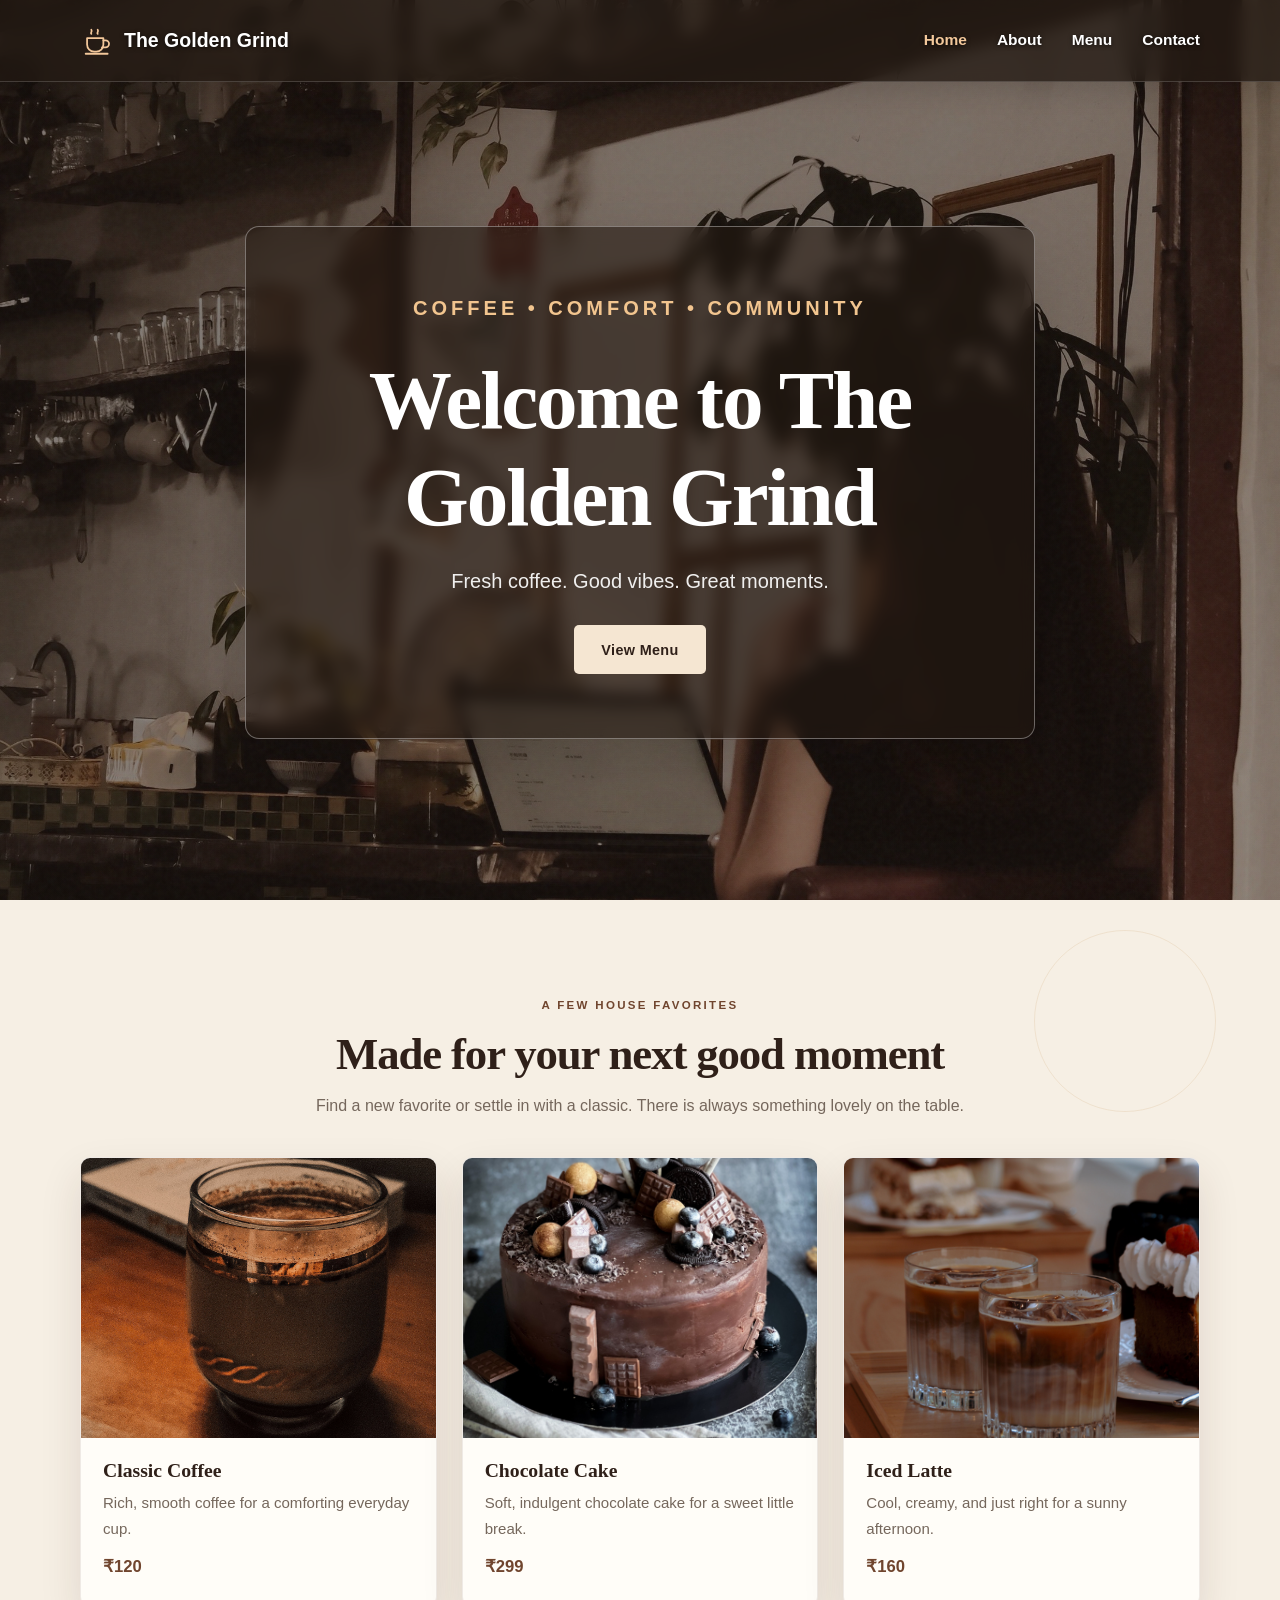
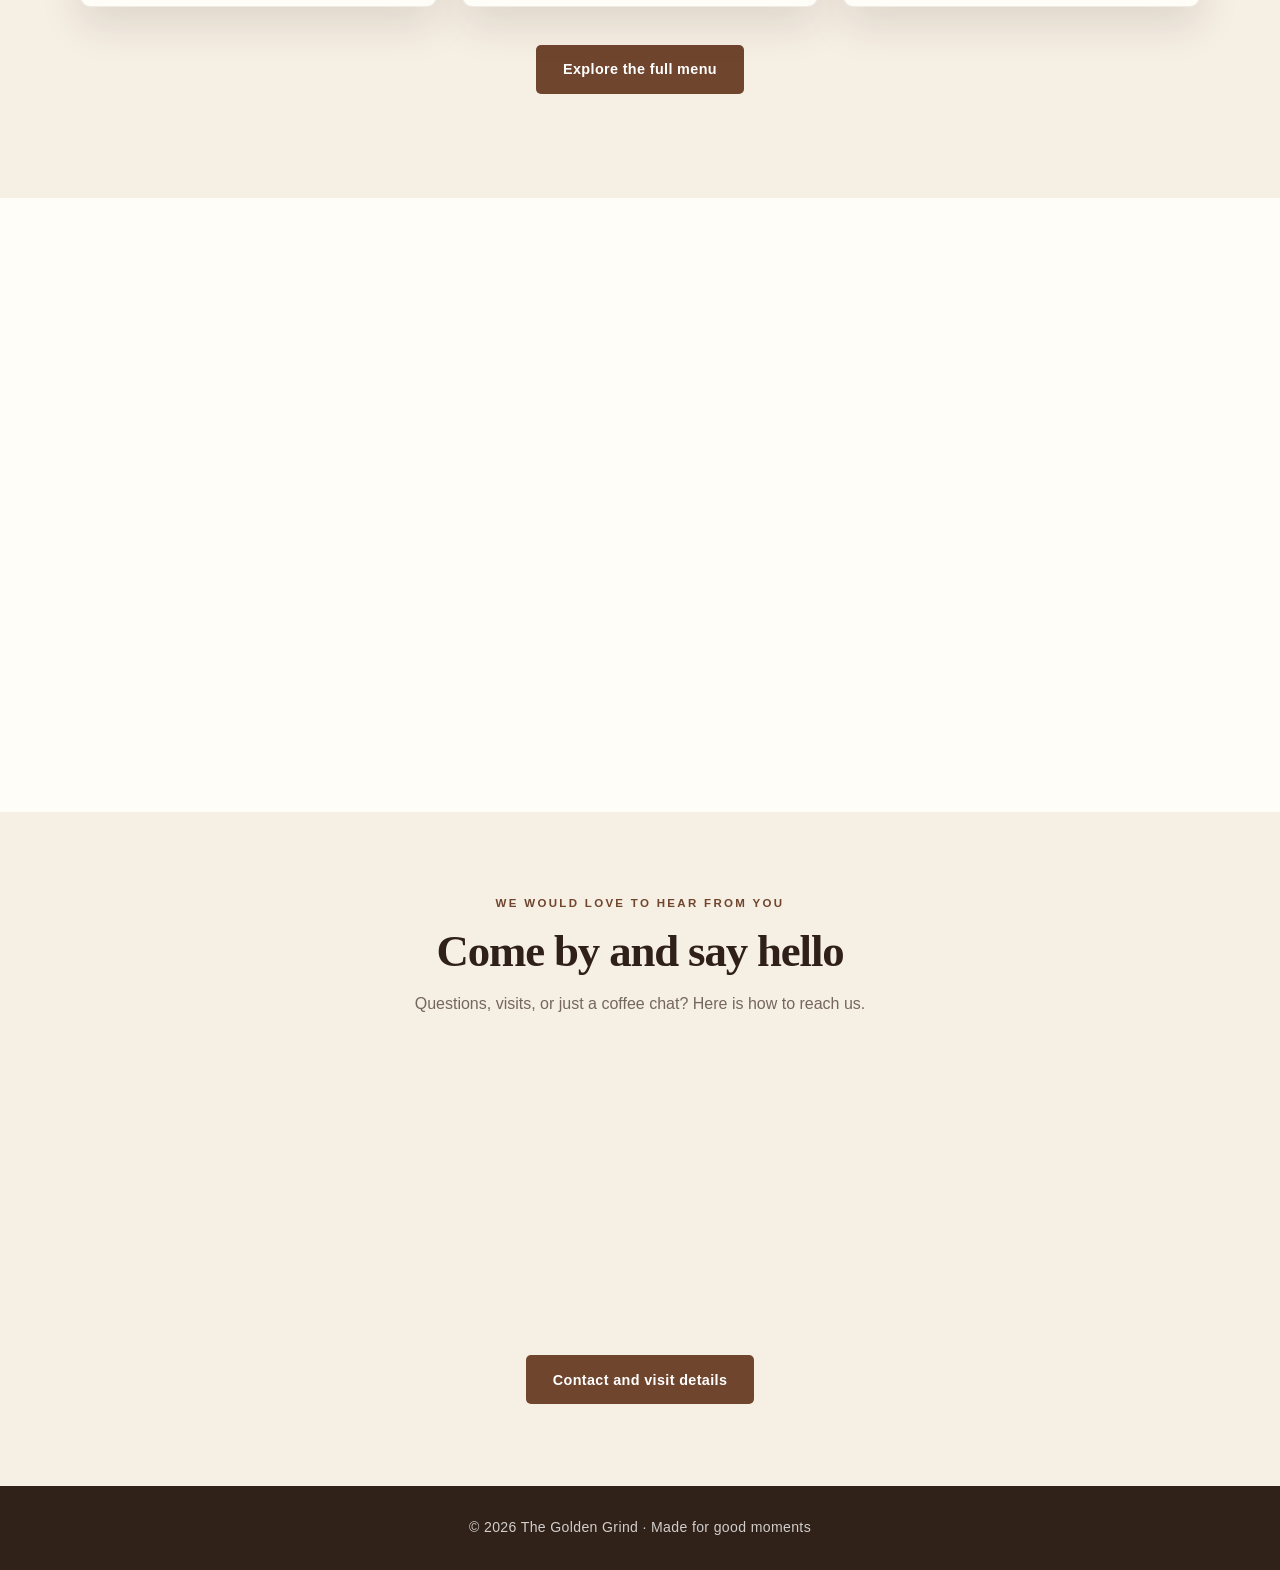
<file: index.html>
<!DOCTYPE html>
<html lang="en">
<head>
    <meta charset="UTF-8">
    <meta name="viewport" content="width=device-width, initial-scale=1.0">
    <meta name="description" content="Welcome to The Golden Grind for coffee, treats, and good moments.">
    <title>The Golden Grind | Cafe</title>
    <link rel="icon" type="image/svg+xml" href="favicon.svg">
    <link rel="stylesheet" href="style.css">
    <link rel="stylesheet" href="sections/navbar.css">
</head>
<body class="home-page">
    <nav class="navbar" aria-label="Main navigation">
        <a class="logo" href="index.html" aria-label="The Golden Grind home">
            <svg class="logo-mark" viewBox="0 0 48 48" aria-hidden="true" focusable="false"><path d="M10 20h23v9a10 10 0 0 1-10 10h-3a10 10 0 0 1-10-10v-9Z"/><path d="M33 23h3a5 5 0 0 1 0 10h-5M16 14c-2-2 2-3 0-6m9 6c-2-2 2-3 0-6"/><path d="M8 42h31"/></svg>
            <span>The Golden Grind</span>
        </a>
        <ul>
            <li><a href="index.html" aria-current="page">Home</a></li>
            <li><a href="about.html">About</a></li>
            <li><a href="menu.html">Menu</a></li>
            <li><a href="contact.html">Contact</a></li>
        </ul>
    </nav>

    <main>
        <section class="hero" id="home">
            <div class="hero-content">
                <p class="eyebrow">Coffee • Comfort • Community</p>
                <h1>Welcome to The Golden Grind</h1>
                <p>Fresh coffee. Good vibes. Great moments.</p>
                <button class="button button-light" id="view-menu" type="button">View Menu</button>
            </div>
        </section>

        <section class="favorites" id="favorites">
            <div class="section-shell">
                <p class="eyebrow">A few house favorites</p>
                <h2 class="section-heading">Made for your next good moment</h2>
                <p class="section-intro">Find a new favorite or settle in with a classic. There is always something lovely on the table.</p>
                <div class="menu-container">
                    <article class="menu-card">
                        <img src="photos/classic coffee.jpg" alt="A freshly prepared classic coffee" loading="lazy">
                        <div class="menu-card-copy"><h3>Classic Coffee</h3><p>Rich, smooth coffee for a comforting everyday cup.</p><span class="price">₹120</span></div>
                    </article>
                    <article class="menu-card">
                        <img src="photos/cake.jpg" alt="A whole chocolate cake" loading="lazy">
                        <div class="menu-card-copy"><h3>Chocolate Cake</h3><p>Soft, indulgent chocolate cake for a sweet little break.</p><span class="price">₹299</span></div>
                    </article>
                    <article class="menu-card">
                        <img src="photos/iced latte.jpg" alt="A cool iced latte" loading="lazy">
                        <div class="menu-card-copy"><h3>Iced Latte</h3><p>Cool, creamy, and just right for a sunny afternoon.</p><span class="price">₹160</span></div>
                    </article>
                </div>
                <div class="section-action"><a class="button" href="menu.html#full-menu">Explore the full menu</a></div>
            </div>
        </section>

        <section class="content-section home-about" id="about">
            <div class="section-shell about-layout">
                <div class="about-copy">
                    <p class="eyebrow">A little about us</p>
                    <h2 class="section-heading">A warm welcome, every time</h2>
                    <p>The Golden Grind is built around a simple idea: make it easy to pause, enjoy something delicious, and feel at home. Whether you are meeting a friend or taking a moment for yourself, there is room at our table.</p>
                    <p>We love the little rituals: the aroma of coffee, a fresh bake shared over conversation, and a familiar place to return to.</p>
                    <a class="button" href="about.html">More about us</a>
                </div>
                <img class="about-image" src="photos/cafe3.jpg.jpg" alt="The welcoming interior of a cafe" loading="lazy">
            </div>
        </section>

        <section class="content-section home-contact" id="contact">
            <div class="section-shell">
                <p class="eyebrow">We would love to hear from you</p>
                <h2 class="section-heading">Come by and say hello</h2>
                <p class="section-intro">Questions, visits, or just a coffee chat? Here is how to reach us.</p>
                <div class="contact-grid">
                    <article class="contact-card"><h2>Address</h2><p>Cafe address coming soon.</p></article>
                    <article class="contact-card"><h2>Phone</h2><p>Contact details coming soon.</p></article>
                    <article class="contact-card"><h2>Email</h2><p><a href="mailto:sahanan2468@gmail.com">sahanan2468@gmail.com</a></p></article>
                    <article class="contact-card"><h2>Opening hours</h2><p>Opening hours coming soon.</p></article>
                </div>
                <div class="section-action"><a class="button" href="contact.html">Contact and visit details</a></div>
            </div>
        </section>
    </main>
    <footer class="site-footer"><p>© <span data-year></span> The Golden Grind · Made for good moments</p></footer>
    <script src="scrip.js"></script>
</body>
</html>
</file>
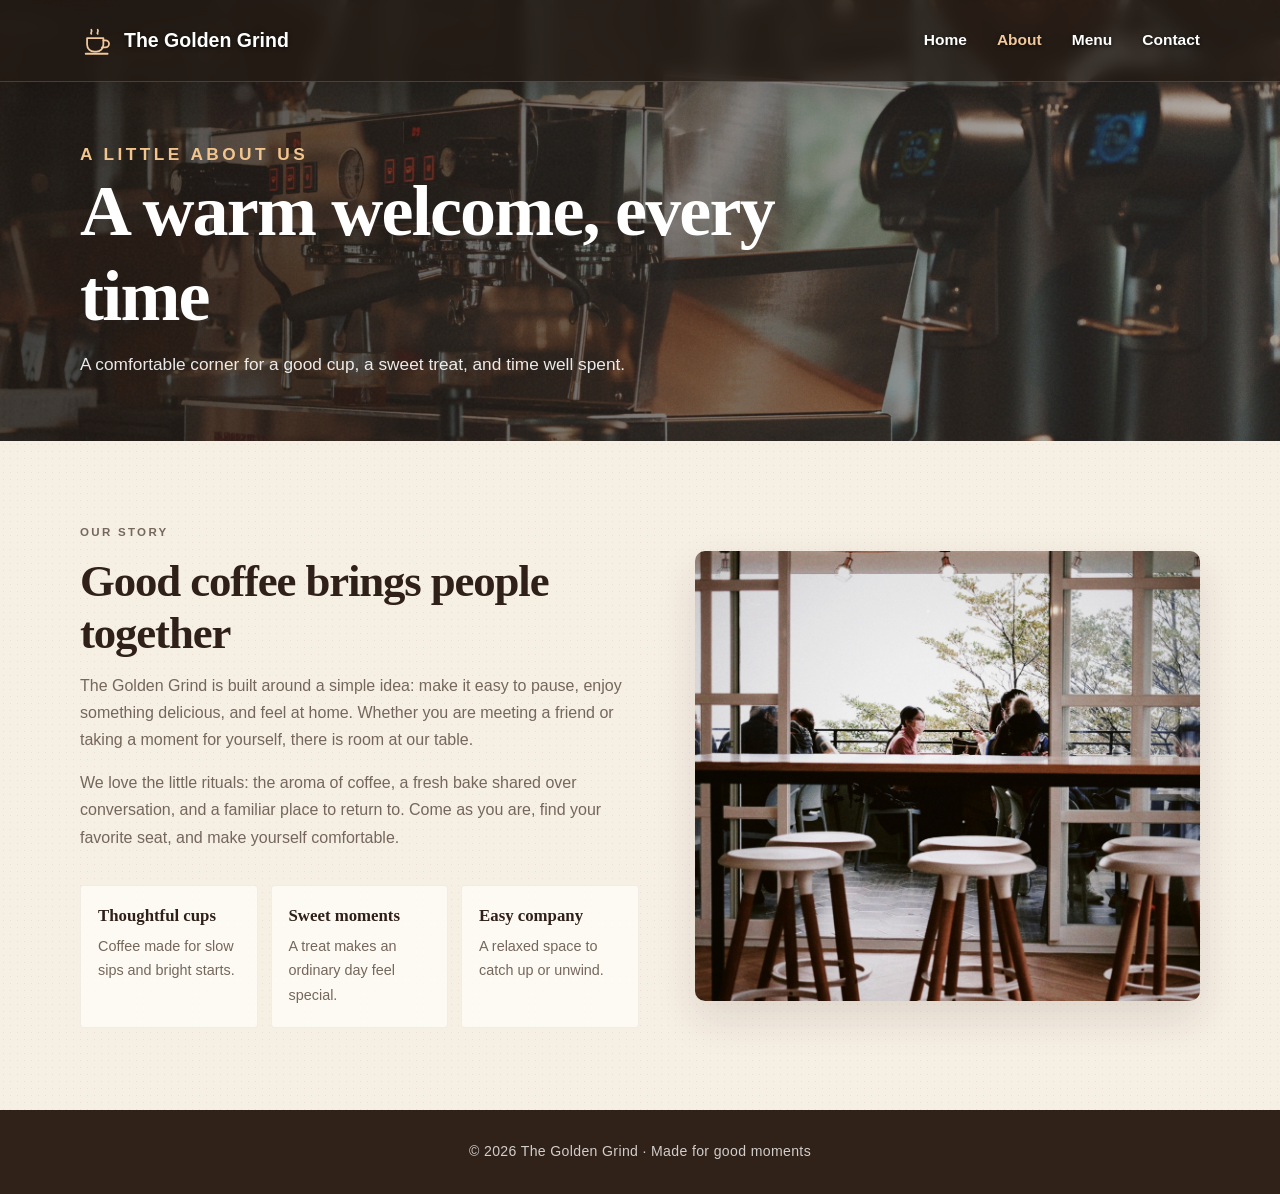
<file: about.html>
<!DOCTYPE html>
<html lang="en">
<head>
    <meta charset="UTF-8">
    <meta name="viewport" content="width=device-width, initial-scale=1.0">
    <meta name="description" content="Meet The Golden Grind and discover the cafe atmosphere we love to share.">
    <title>About Us | The Golden Grind</title>
    <link rel="icon" type="image/svg+xml" href="favicon.svg">
    <link rel="stylesheet" href="style.css">
    <link rel="stylesheet" href="sections/navbar.css">
</head>
<body>
    <nav class="navbar" aria-label="Main navigation">
        <a class="logo" href="index.html" aria-label="The Golden Grind home">
            <svg class="logo-mark" viewBox="0 0 48 48" aria-hidden="true" focusable="false"><path d="M10 20h23v9a10 10 0 0 1-10 10h-3a10 10 0 0 1-10-10v-9Z"/><path d="M33 23h3a5 5 0 0 1 0 10h-5M16 14c-2-2 2-3 0-6m9 6c-2-2 2-3 0-6"/><path d="M8 42h31"/></svg>
            <span>The Golden Grind</span>
        </a>
        <ul><li><a href="index.html">Home</a></li><li><a href="about.html" aria-current="page">About</a></li><li><a href="menu.html">Menu</a></li><li><a href="contact.html">Contact</a></li></ul>
    </nav>
    <main>
        <header class="page-banner"><div class="section-shell"><p class="eyebrow">A little about us</p><h1>A warm welcome, every time</h1><p>A comfortable corner for a good cup, a sweet treat, and time well spent.</p></div></header>
        <section class="content-section"><div class="section-shell about-layout">
            <div class="about-copy">
                <p class="eyebrow">Our story</p><h2 class="section-heading">Good coffee brings people together</h2>
                <p>The Golden Grind is built around a simple idea: make it easy to pause, enjoy something delicious, and feel at home. Whether you are meeting a friend or taking a moment for yourself, there is room at our table.</p>
                <p>We love the little rituals: the aroma of coffee, a fresh bake shared over conversation, and a familiar place to return to. Come as you are, find your favorite seat, and make yourself comfortable.</p>
                <div class="values-row">
                    <article class="value-card"><h3>Thoughtful cups</h3><p>Coffee made for slow sips and bright starts.</p></article>
                    <article class="value-card"><h3>Sweet moments</h3><p>A treat makes an ordinary day feel special.</p></article>
                    <article class="value-card"><h3>Easy company</h3><p>A relaxed space to catch up or unwind.</p></article>
                </div>
            </div>
            <img class="about-image" src="photos/cafe3.jpg.jpg" alt="The welcoming interior of a cafe" loading="lazy">
        </div></section>
    </main>
    <footer class="site-footer"><p>© <span data-year></span> The Golden Grind · Made for good moments</p></footer>
    <script src="scrip.js"></script>
</body>
</html>
</file>
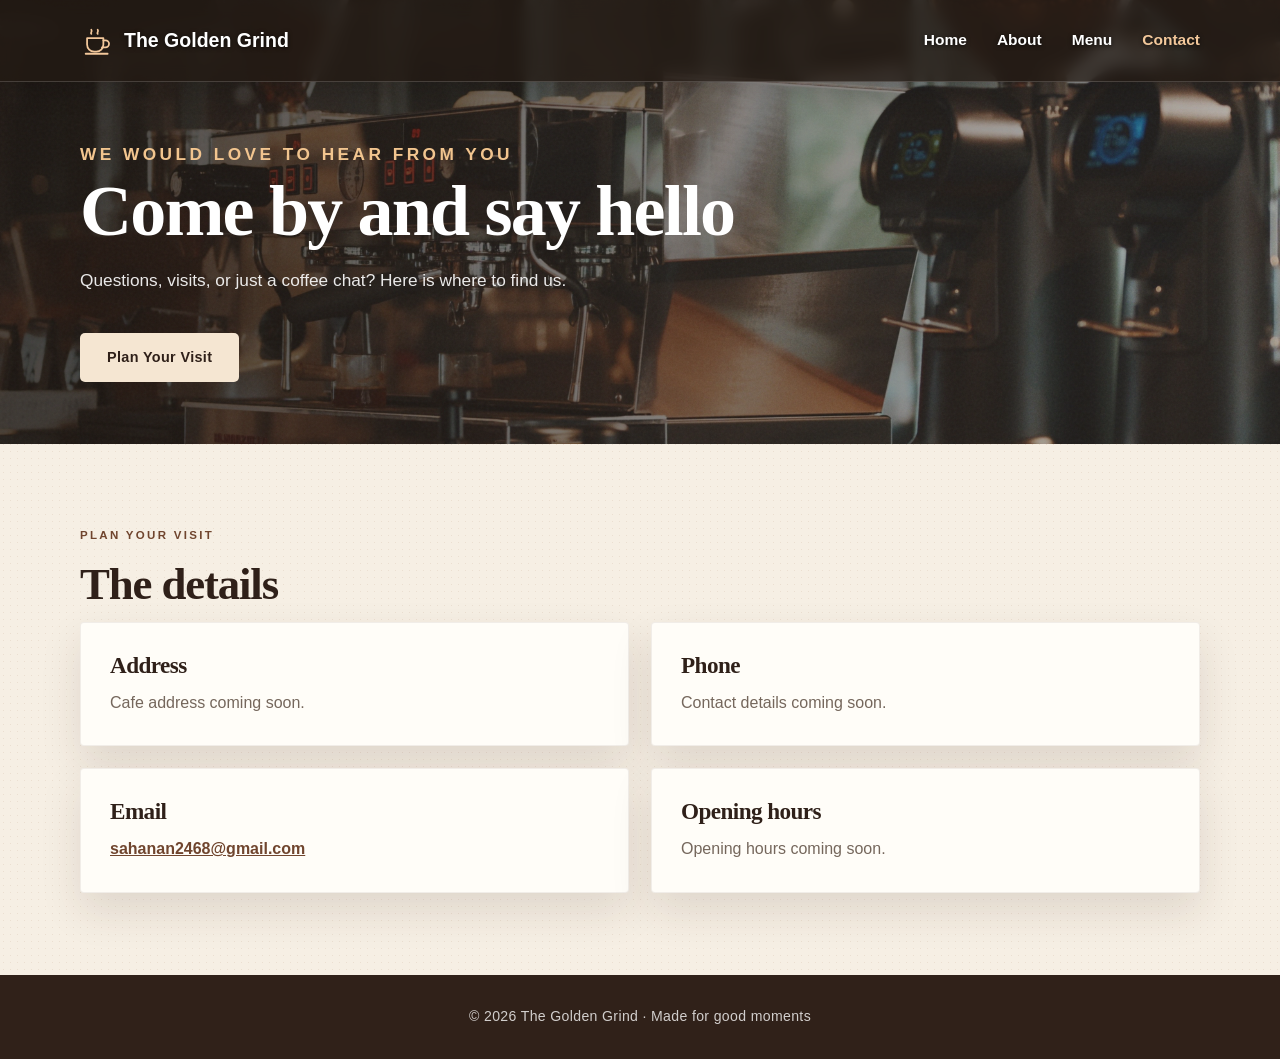
<file: contact.html>
<!DOCTYPE html>
<html lang="en">
<head>
    <meta charset="UTF-8">
    <meta name="viewport" content="width=device-width, initial-scale=1.0">
    <meta name="description" content="Contact The Golden Grind and find our opening hours.">
    <title>Contact | The Golden Grind</title>
    <link rel="icon" type="image/svg+xml" href="favicon.svg">
    <link rel="stylesheet" href="style.css">
    <link rel="stylesheet" href="sections/navbar.css">
</head>
<body>
    <nav class="navbar" aria-label="Main navigation">
        <a class="logo" href="index.html" aria-label="The Golden Grind home">
            <svg class="logo-mark" viewBox="0 0 48 48" aria-hidden="true" focusable="false"><path d="M10 20h23v9a10 10 0 0 1-10 10h-3a10 10 0 0 1-10-10v-9Z"/><path d="M33 23h3a5 5 0 0 1 0 10h-5M16 14c-2-2 2-3 0-6m9 6c-2-2 2-3 0-6"/><path d="M8 42h31"/></svg>
            <span>The Golden Grind</span>
        </a>
        <ul><li><a href="index.html">Home</a></li><li><a href="about.html">About</a></li><li><a href="menu.html">Menu</a></li><li><a href="contact.html" aria-current="page">Contact</a></li></ul>
    </nav>
    <main>
        <header class="page-banner"><div class="section-shell"><p class="eyebrow">We would love to hear from you</p><h1>Come by and say hello</h1><p>Questions, visits, or just a coffee chat? Here is where to find us.</p><div class="section-action"><a class="button button-light" href="#contact-details">Plan Your Visit</a></div></div></header>
        <section class="content-section" id="contact-details"><div class="section-shell">
            <p class="eyebrow">Plan your visit</p><h2 class="section-heading">The details</h2>
            <div class="contact-grid">
                <article class="contact-card"><h2>Address</h2><p>Cafe address coming soon.</p></article>
                <article class="contact-card"><h2>Phone</h2><p>Contact details coming soon.</p></article>
                <article class="contact-card"><h2>Email</h2><p><a href="mailto:sahanan2468@gmail.com">sahanan2468@gmail.com</a></p></article>
                <article class="contact-card"><h2>Opening hours</h2><p>Opening hours coming soon.</p></article>
            </div>
        </div></section>
    </main>
    <footer class="site-footer"><p>© <span data-year></span> The Golden Grind · Made for good moments</p></footer>
    <script src="scrip.js"></script>
</body>
</html>
</file>
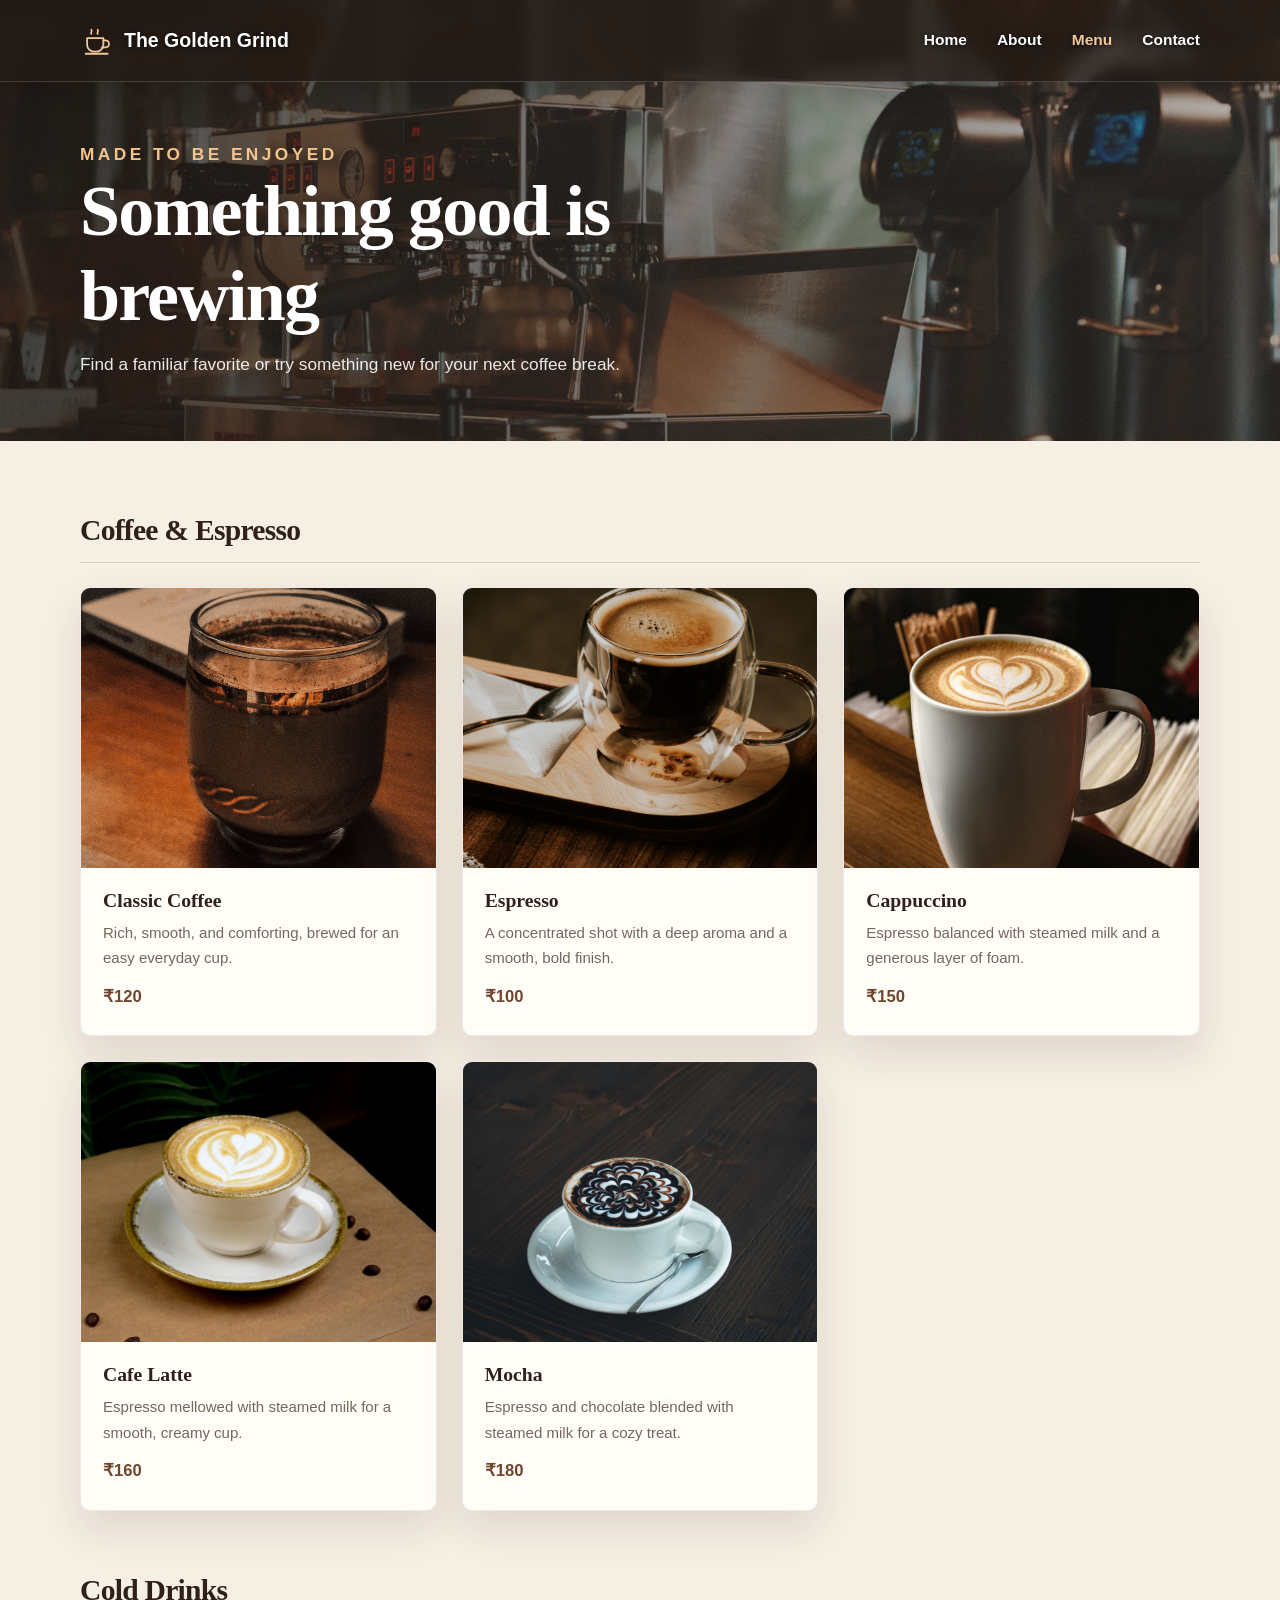
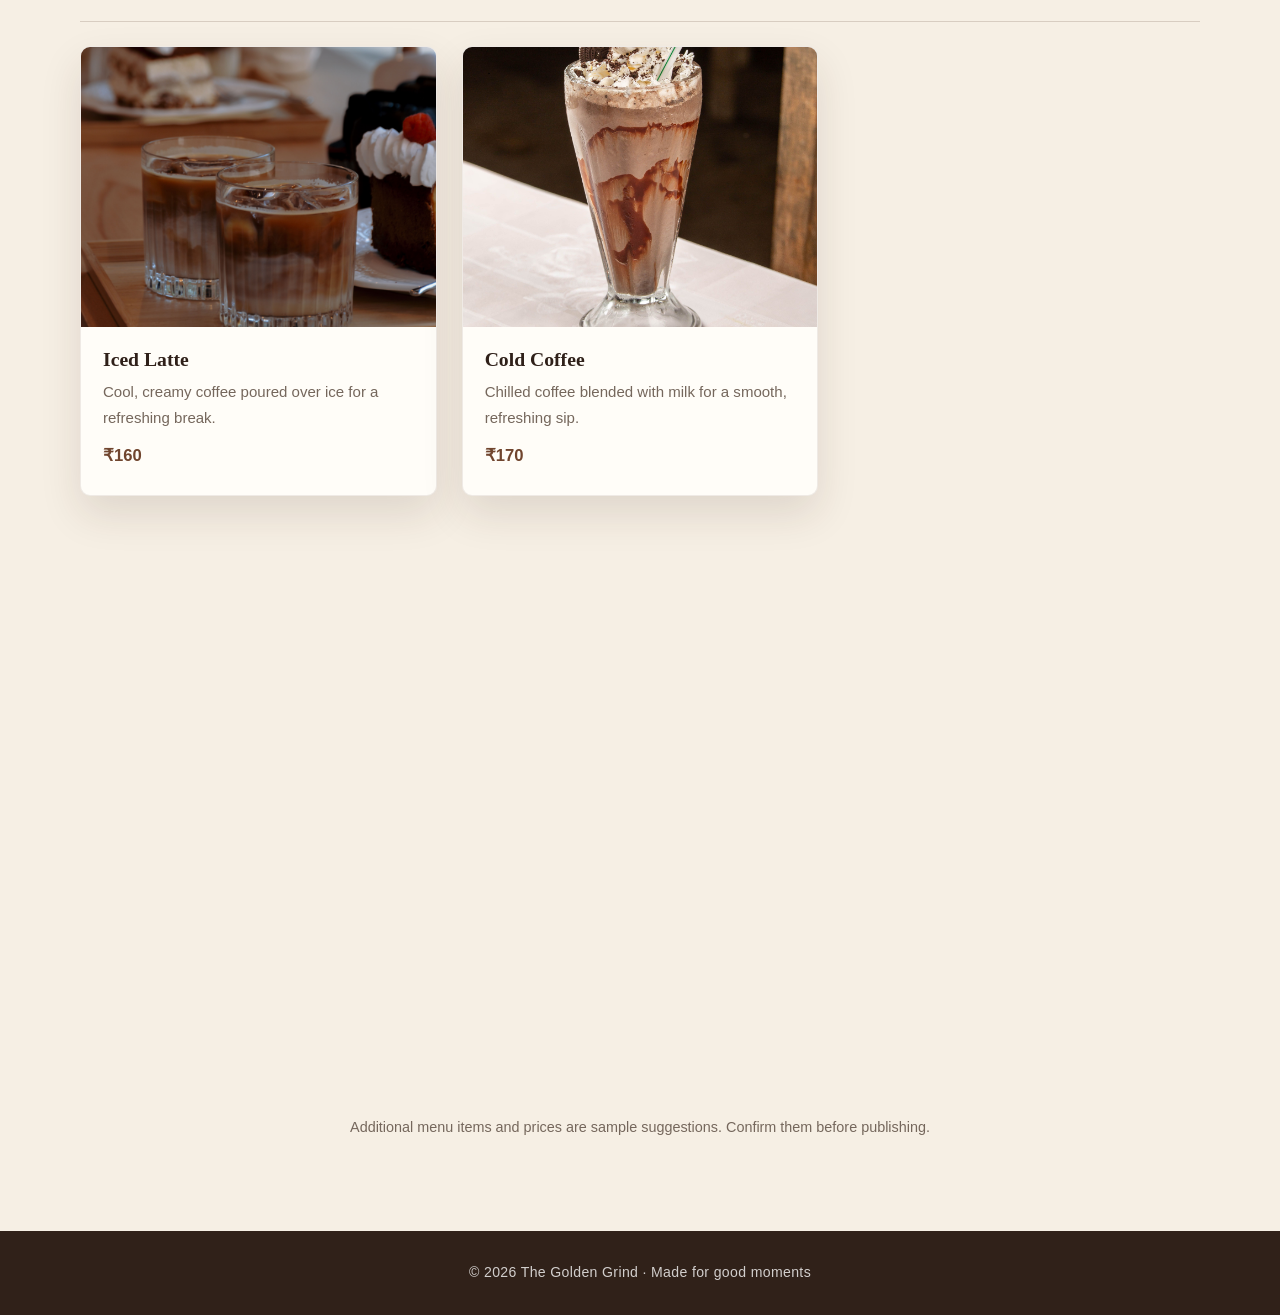
<file: menu.html>
<!DOCTYPE html>
<html lang="en">
<head>
    <meta charset="UTF-8">
    <meta name="viewport" content="width=device-width, initial-scale=1.0">
    <meta name="description" content="Browse coffee, cold drinks, and cafe treats at The Golden Grind.">
    <title>Menu | The Golden Grind</title>
    <link rel="icon" type="image/svg+xml" href="favicon.svg">
    <link rel="stylesheet" href="style.css">
    <link rel="stylesheet" href="sections/navbar.css">
</head>
<body>
    <nav class="navbar" aria-label="Main navigation">
        <a class="logo" href="index.html" aria-label="The Golden Grind home">
            <svg class="logo-mark" viewBox="0 0 48 48" aria-hidden="true" focusable="false"><path d="M10 20h23v9a10 10 0 0 1-10 10h-3a10 10 0 0 1-10-10v-9Z"/><path d="M33 23h3a5 5 0 0 1 0 10h-5M16 14c-2-2 2-3 0-6m9 6c-2-2 2-3 0-6"/><path d="M8 42h31"/></svg>
            <span>The Golden Grind</span>
        </a>
        <ul><li><a href="index.html">Home</a></li><li><a href="about.html">About</a></li><li><a href="menu.html" aria-current="page">Menu</a></li><li><a href="contact.html">Contact</a></li></ul>
    </nav>
    <main>
        <header class="page-banner"><div class="section-shell"><p class="eyebrow">Made to be enjoyed</p><h1>Something good is brewing</h1><p>Find a familiar favorite or try something new for your next coffee break.</p></div></header>
        <section class="menu-page" id="full-menu"><div class="section-shell">
            <section class="menu-category" aria-labelledby="coffee-heading"><h2 class="category-title" id="coffee-heading">Coffee &amp; Espresso</h2><div class="menu-grid">
                <article class="menu-card"><img src="photos/classic coffee.jpg" alt="Classic hot coffee" loading="lazy"><div class="menu-card-copy"><h3>Classic Coffee</h3><p>Rich, smooth, and comforting, brewed for an easy everyday cup.</p><span class="price">&#8377;120</span></div></article>
                <article class="menu-card"><img src="photos/Expresso.jpg" alt="A freshly pulled espresso" loading="lazy"><div class="menu-card-copy"><h3>Espresso</h3><p>A concentrated shot with a deep aroma and a smooth, bold finish.</p><span class="price">&#8377;100</span></div></article>
                <article class="menu-card"><img src="photos/cappacinno.jpg" alt="A warm cappuccino" loading="lazy"><div class="menu-card-copy"><h3>Cappuccino</h3><p>Espresso balanced with steamed milk and a generous layer of foam.</p><span class="price">&#8377;150</span></div></article>
                <article class="menu-card"><img src="photos/cafe latte.jpg" alt="A creamy cafe latte" loading="lazy"><div class="menu-card-copy"><h3>Cafe Latte</h3><p>Espresso mellowed with steamed milk for a smooth, creamy cup.</p><span class="price">&#8377;160</span></div></article>
                <article class="menu-card"><img src="photos/mocha.jpg" alt="A rich chocolate mocha" loading="lazy"><div class="menu-card-copy"><h3>Mocha</h3><p>Espresso and chocolate blended with steamed milk for a cozy treat.</p><span class="price">&#8377;180</span></div></article>
            </div></section>
            <section class="menu-category" aria-labelledby="cold-heading"><h2 class="category-title" id="cold-heading">Cold Drinks</h2><div class="menu-grid">
                <article class="menu-card"><img src="photos/iced latte.jpg" alt="Iced latte served cold" loading="lazy"><div class="menu-card-copy"><h3>Iced Latte</h3><p>Cool, creamy coffee poured over ice for a refreshing break.</p><span class="price">&#8377;160</span></div></article>
                <article class="menu-card"><img src="photos/cold coffee.jpg" alt="Chilled cold coffee" loading="lazy"><div class="menu-card-copy"><h3>Cold Coffee</h3><p>Chilled coffee blended with milk for a smooth, refreshing sip.</p><span class="price">&#8377;170</span></div></article>
            </div></section>
            <section class="menu-category" aria-labelledby="bakes-heading"><h2 class="category-title" id="bakes-heading">Bakes &amp; Treats</h2><div class="menu-grid">
                <article class="menu-card"><img src="photos/cake.jpg" alt="Chocolate cake with a rich finish" loading="lazy"><div class="menu-card-copy"><h3>Chocolate Cake</h3><p>Soft, chocolatey cake made for a well-earned treat.</p><span class="price">&#8377;299</span></div></article>
                <article class="menu-card"><img src="photos/chocalate slice.jpg" alt="A slice of chocolate cake" loading="lazy"><div class="menu-card-copy"><h3>Chocolate Cake Slice</h3><p>A sweet slice to enjoy alongside your favorite coffee.</p><span class="price">&#8377;150</span></div></article>
            </div></section>
            <p class="menu-note">Additional menu items and prices are sample suggestions. Confirm them before publishing.</p>
        </div></section>
    </main>
    <footer class="site-footer"><p>© <span data-year></span> The Golden Grind · Made for good moments</p></footer>
    <script src="scrip.js"></script>
</body>
</html>
</file>
<file: style.css>
:root {
    --cream: #f6efe4;
    --paper: #fffdf8;
    --coffee: #2f2019;
    --brown: #70452e;
    --muted: #75675c;
    --gold: #c28a4d;
    --shadow: 0 18px 42px rgba(54, 35, 21, 0.12);
    --display: 'Iowan Old Style', 'Palatino Linotype', 'Book Antiqua', Georgia, serif;
    --body: Aptos, 'Segoe UI', sans-serif;
}

* { box-sizing: border-box; }
html { scroll-behavior: smooth; }
body {
    margin: 0;
    color: var(--coffee);
    background-color: var(--cream);
    background-image: radial-gradient(rgba(139, 76, 45, .10) .75px, transparent .75px);
    background-size: 7px 7px;
    font-family: var(--body);
    line-height: 1.7;
    -webkit-font-smoothing: antialiased;
}
.home-page { background: linear-gradient(rgba(35, 24, 17, .46), rgba(35, 24, 17, .46)), url("./photos/cafe2.jpg.jpg") center / cover fixed no-repeat; }
img { max-width: 100%; }
a { color: inherit; }
button, a { -webkit-tap-highlight-color: transparent; }
:focus-visible { outline: 3px solid var(--gold); outline-offset: 4px; }

h1, h2, h3, p { margin-top: 0; }
h1, h2, h3 { line-height: 1.17; }
h1, h2, .category-title { font-family: var(--display); font-weight: 600; letter-spacing: -.025em; }
.section-shell { width: min(1120px, calc(100% - 40px)); margin-inline: auto; }
.eyebrow {
    margin-bottom: 12px;
    color: var(--brown);
    font-size: .72rem;
    font-weight: 700;
    letter-spacing: .2em;
    text-transform: uppercase;
}
.section-heading { margin-bottom: 12px; color: var(--coffee); font-size: clamp(2rem, 4vw, 2.8rem); }
.section-intro { max-width: 650px; margin: 0 auto 38px; color: var(--muted); }

.hero {
    position: relative;
    min-height: max(680px, 100svh);
    display: grid;
    place-items: center;
    overflow: hidden;
    padding: 125px 20px 60px;
    background: linear-gradient(120deg, rgba(24,16,11,.22), rgba(36,24,17,.06));
    color: white;
    text-align: center;
}
.hero::before, .page-banner::before {
    content: "";
    position: absolute;
    inset: 0;
    pointer-events: none;
    opacity: .22;
    background-image: url("data:image/svg+xml,%3Csvg viewBox='0 0 180 180' xmlns='http://www.w3.org/2000/svg'%3E%3Cfilter id='n'%3E%3CfeTurbulence type='fractalNoise' baseFrequency='.85' numOctaves='3' stitchTiles='stitch'/%3E%3C/filter%3E%3Crect width='100%25' height='100%25' filter='url(%23n)' opacity='.2'/%3E%3C/svg%3E");
}
.hero-content {
    position: relative;
    width: min(790px, 100%);
    padding: clamp(30px, 6vw, 64px);
    border: 1px solid rgba(255,255,255,.35);
    border-radius: 14px;
    background: rgba(35, 25, 18, .58);
    -webkit-backdrop-filter: blur(8px);
    backdrop-filter: blur(8px);
    box-shadow: 0 25px 80px rgba(0,0,0,.18);
    animation: rise-in .9s cubic-bezier(.2,.75,.25,1) both;
}
.hero h1 { margin-bottom: 18px; font-size: clamp(2.8rem, 7.5vw, 5.2rem); }
.hero p { margin-bottom: 27px; color: rgba(255,255,255,.92); font-size: clamp(1.05rem, 2.4vw, 1.25rem); }
.hero .eyebrow { color: #f2c58f; }
.button {
    display: inline-flex;
    justify-content: center;
    align-items: center;
    min-height: 49px;
    padding: 12px 26px;
    border: 1px solid transparent;
    border-radius: 5px;
    background: var(--brown);
    color: white;
    font: 600 .9rem var(--body);
    letter-spacing: .025em;
    text-decoration: none;
    cursor: pointer;
    transition: transform .25s ease, background-color .25s ease, box-shadow .25s ease;
}
.button:hover { transform: translateY(-3px); background: var(--coffee); box-shadow: 0 10px 24px rgba(0,0,0,.19); }
.button-light { background: #f5e6d2; color: var(--coffee); }
.button-light:hover { background: white; }

.favorites { position: relative; padding: 96px 0 104px; background: var(--cream); text-align: center; }
.favorites .eyebrow { color: var(--brown); }
.favorites .section-heading { color: var(--coffee); }
.favorites .section-intro { color: var(--muted); }
.favorites::before { content: ""; position: absolute; width: 180px; height: 180px; top: 30px; right: 5%; border: 1px solid rgba(194,138,77,.15); border-radius: 50%; pointer-events: none; }
.menu-container, .menu-grid { display: grid; grid-template-columns: repeat(3, minmax(0, 1fr)); gap: 25px; }
.menu-card {
    overflow: hidden;
    border: 1px solid rgba(78,53,38,.09);
    border-radius: 10px;
    background: var(--paper);
    box-shadow: var(--shadow);
    text-align: left;
    transition: transform .32s cubic-bezier(.2,.75,.25,1), box-shadow .32s ease;
}
.menu-card:hover { transform: translateY(-6px); box-shadow: 0 24px 48px rgba(54,35,21,.17); }
.menu-card img { display: block; width: 100%; height: 280px; object-fit: cover; object-position: center 65%; transition: transform .65s cubic-bezier(.2,.75,.25,1); }
.menu-card img[src*="classic coffee"] { object-position: center 72%; }
.menu-card img[src*="iced latte"] { object-position: center 76%; }
.menu-card img[src*="cake.jpg"] { object-position: center 58%; }
.menu-card img[src*="slice"] { object-position: center 58%; }
.menu-card:hover img { transform: scale(1.045); }
.menu-card-copy { padding: 21px 22px 24px; }
.menu-card h3 { margin-bottom: 8px; font: 600 1.23rem var(--display); }
.menu-card p { min-height: 48px; margin-bottom: 12px; color: var(--muted); font-size: .94rem; }
.price { color: var(--brown); font-size: 1.04rem; font-weight: 700; }
.section-action { margin-top: 38px; }

.page-banner {
    position: relative;
    min-height: 410px;
    display: grid;
    align-items: end;
    overflow: hidden;
    padding: 140px 0 62px;
    background: linear-gradient(90deg, rgba(25,17,12,.78), rgba(25,17,12,.24)), url("./photos/cafe1.jpg.jpg") center 55%/cover no-repeat;
    color: white;
}
.page-banner .section-shell { position: relative; }
.page-banner h1 { max-width: 780px; margin-bottom: 12px; font-size: clamp(2.8rem, 6vw, 4.5rem); }
.page-banner p { max-width: 620px; margin-bottom: 0; color: rgba(255,255,255,.9); font-size: 1.08rem; }
.page-banner .eyebrow { color: #f2c58f; }

.content-section { padding: 82px 0; }
.home-about { background: var(--paper); }
.home-contact { background: var(--cream); text-align: center; }
.home-contact .section-intro { margin-inline: auto; }
.home-contact .section-action { margin-top: 30px; }
.about-layout { display: grid; grid-template-columns: 1.05fr .95fr; align-items: center; gap: 56px; }
.about-copy p { color: var(--muted); }
.about-image { width: 100%; height: 450px; border-radius: 10px; object-fit: cover; box-shadow: var(--shadow); }
.values-row { display: grid; grid-template-columns: repeat(3,1fr); gap: 13px; margin-top: 34px; }
.value-card { padding: 20px 17px; border: 1px solid rgba(112,74,50,.08); border-radius: 4px; background: rgba(255,253,248,.8); }
.value-card h3 { margin-bottom: 8px; font: 600 1.05rem var(--display); }
.value-card p { margin-bottom: 0; font-size: .9rem; }

.menu-page { padding: 72px 0 92px; background: var(--cream); scroll-margin-top: 18px; }
.menu-category + .menu-category { margin-top: 62px; }
.category-title { margin-bottom: 24px; padding-bottom: 14px; border-bottom: 1px solid rgba(78,53,38,.18); font-size: 1.85rem; }
.menu-grid { grid-template-columns: repeat(3, minmax(0,1fr)); }
.menu-grid .menu-card { display: flex; flex-direction: column; }
.menu-grid .menu-card img { height: 280px; min-height: 0; }
.menu-grid .menu-card p { min-height: auto; }
.menu-grid .menu-card .menu-label { margin-bottom: 8px; color: var(--gold); font-size: .7rem; font-weight: 700; letter-spacing: .14em; text-transform: uppercase; }
.menu-note { margin: 34px 0 0; color: var(--muted); font-size: .9rem; text-align: center; }

.contact-grid { display: grid; grid-template-columns: repeat(2,1fr); gap: 22px; }
.contact-card { padding: 29px; border: 1px solid rgba(78,53,38,.08); border-radius: 4px; background: var(--paper); box-shadow: var(--shadow); transition: transform .25s ease; }
.contact-card:hover { transform: translateY(-4px); }
.contact-card h2 { margin-bottom: 10px; font-size: 1.45rem; }
.contact-card p { margin-bottom: 0; color: var(--muted); }
.contact-card a { color: var(--brown); font-weight: 700; }
.contact-note { margin-top: 24px; color: var(--muted); font-size: .92rem; }

.site-footer { padding: 30px 20px; background: #302119; color: rgba(255,255,255,.78); text-align: center; }
.site-footer p { margin: 0; font-size: .88rem; letter-spacing: .025em; }
.site-footer a { color: white; }

.reveal { opacity: 0; transform: translateY(22px); transition: opacity .7s ease, transform .7s cubic-bezier(.2,.75,.25,1); }
.reveal.is-visible { opacity: 1; transform: translateY(0); }
@keyframes rise-in { from { opacity: 0; transform: translateY(22px); } to { opacity: 1; transform: translateY(0); } }

@media (max-width: 760px) {
    .menu-container { grid-template-columns: repeat(2, minmax(0, 1fr)); }
    .about-layout { grid-template-columns: 1fr; gap: 30px; }
    .about-image { height: 360px; }
    .menu-grid { grid-template-columns: repeat(2, minmax(0, 1fr)); }
}
@media (max-width: 520px) {
    .section-shell { width: min(100% - 30px, 1120px); }
    .hero { min-height: 88svh; padding-inline: 15px; }
    .hero-content { padding: 34px 21px; }
    .favorites, .content-section { padding-block: 58px; }
    .menu-container, .values-row, .contact-grid { grid-template-columns: 1fr; }
    .menu-card img { height: 280px; }
    .page-banner { min-height: 350px; padding-bottom: 44px; }
    .menu-grid { grid-template-columns: 1fr; }
    .menu-grid .menu-card img { height: 280px; }
    .menu-grid .menu-card-copy { padding: 15px; }
}
@media (max-width: 760px) {
    .home-page { background-attachment: scroll; }
}
@media (prefers-reduced-motion: reduce) {
    *, *::before, *::after { scroll-behavior: auto !important; animation-duration: .01ms !important; transition-duration: .01ms !important; }
    .reveal { opacity: 1; transform: none; }
}
</file>
<file: sections/navbar.css>
/* The same navbar is used on every page and overlays the top photo banner. */
.navbar {
    position: absolute;
    inset: 0 0 auto;
    z-index: 10;
    display: flex;
    justify-content: space-between;
    align-items: center;
    gap: 20px;
    min-height: 82px;
    padding: 14px max(24px, calc((100vw - 1120px) / 2));
    background: rgba(35, 25, 19, .76);
    -webkit-backdrop-filter: blur(8px);
    backdrop-filter: blur(8px);
    border-bottom: 1px solid rgba(255, 255, 255, .16);
    box-shadow: 0 8px 26px rgba(0, 0, 0, .14);
}
.navbar .logo {
    display: inline-flex;
    flex: 0 0 auto;
    align-items: center;
    gap: 10px;
    color: white;
    font-size: 1.22rem;
    font-weight: 700;
    text-decoration: none;
    text-shadow: 0 1px 4px rgba(0, 0, 0, .65);
}
.logo-mark {
    width: 34px;
    height: 34px;
    fill: none;
    stroke: #f3c89b;
    stroke-width: 2.5;
    stroke-linecap: round;
    stroke-linejoin: round;
}
.navbar ul {
    display: flex;
    flex-wrap: wrap;
    justify-content: flex-end;
    gap: clamp(14px, 2.5vw, 30px);
    margin: 0;
    padding: 0;
    list-style: none;
}
.navbar ul a {
    display: inline-block;
    padding: 7px 0;
    color: white;
    font-size: .97rem;
    font-weight: 700;
    text-decoration: none;
    text-shadow: 0 1px 4px rgba(0, 0, 0, .7);
    transition: color .2s ease;
}
.navbar ul a:hover, .navbar ul a[aria-current="page"] { color: #f3c89b; }
.navbar ul a { transition: color .2s ease, transform .2s ease; }
.navbar ul a:hover { transform: translateY(-1px); }

@media (max-width: 600px) {
    .navbar {
        min-height: 88px;
        flex-direction: column;
        justify-content: center;
        gap: 5px;
        padding: 10px 12px;
    }
    .navbar .logo { gap: 7px; font-size: 1.06rem; }
    .logo-mark { width: 27px; height: 27px; }
    .navbar ul { justify-content: center; gap: clamp(14px, 5vw, 24px); }
    .navbar ul a { padding: 4px 0; font-size: .88rem; }
}
</file>
